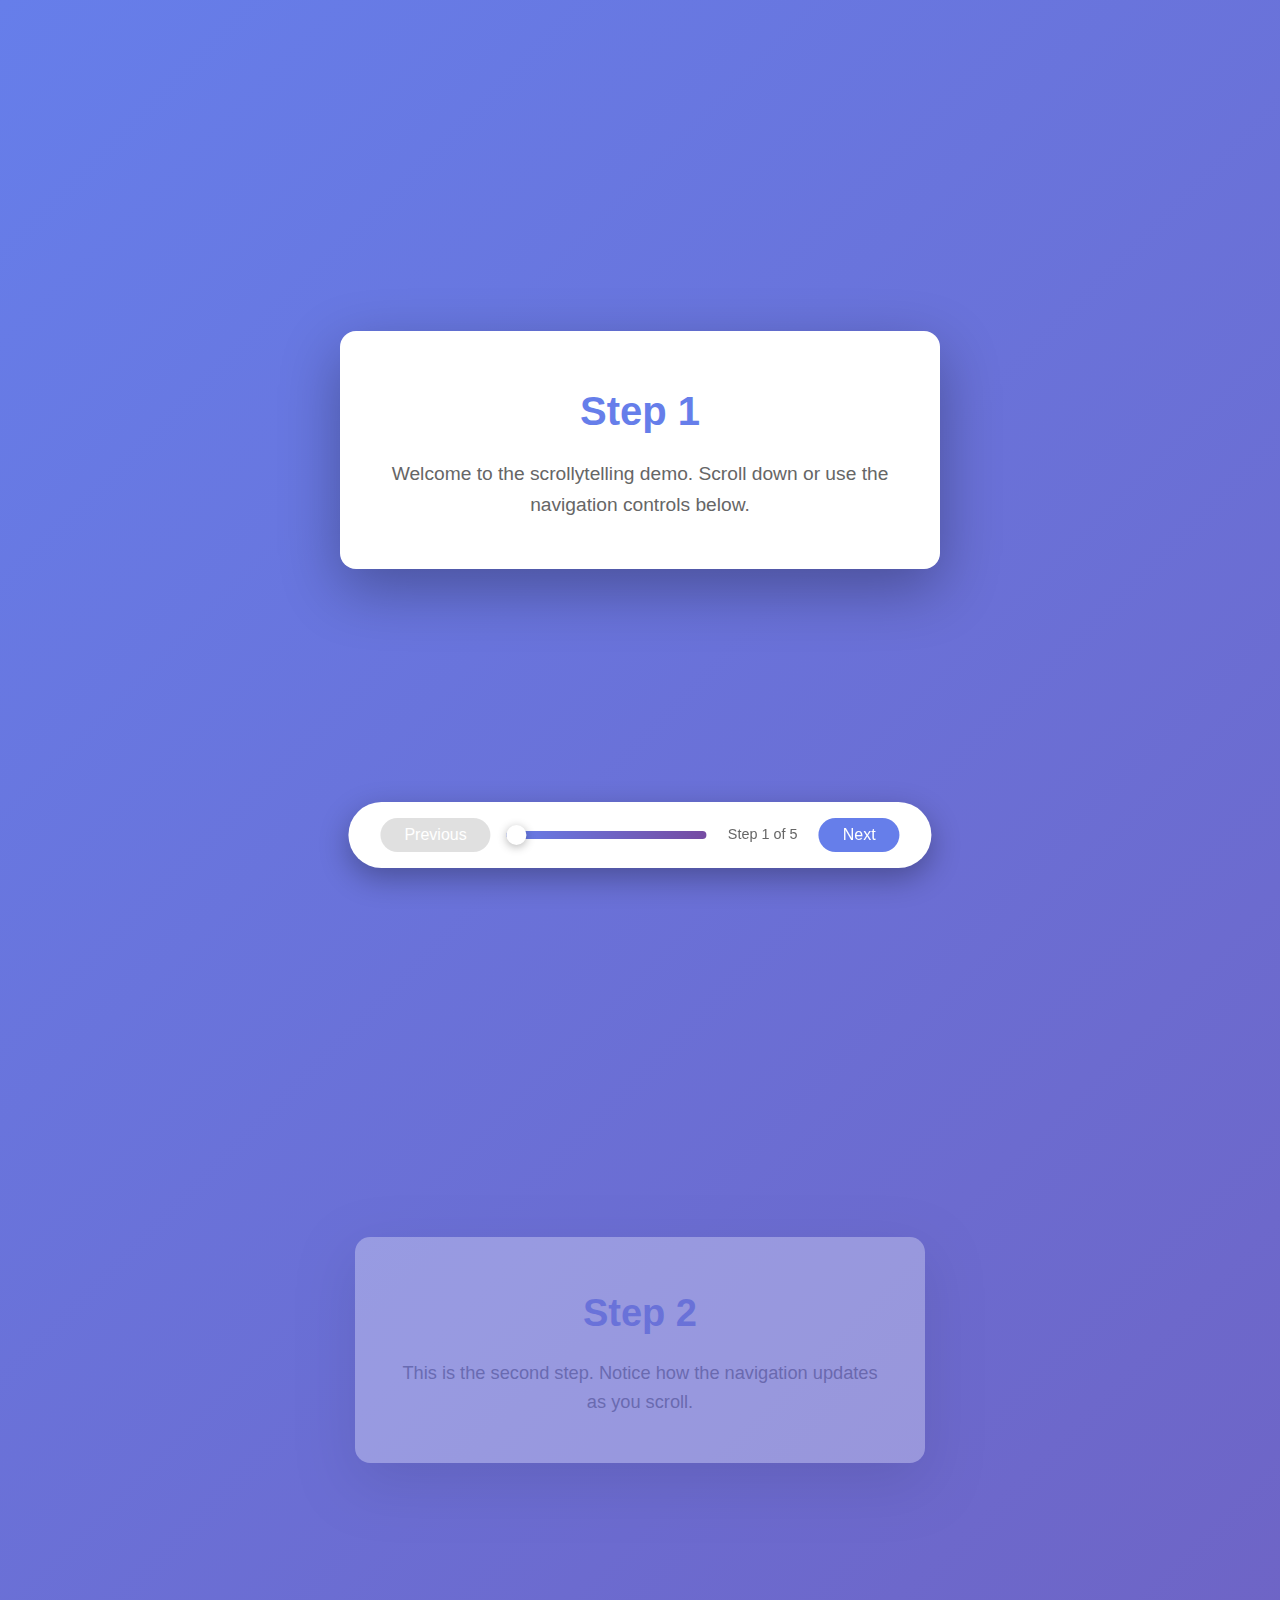
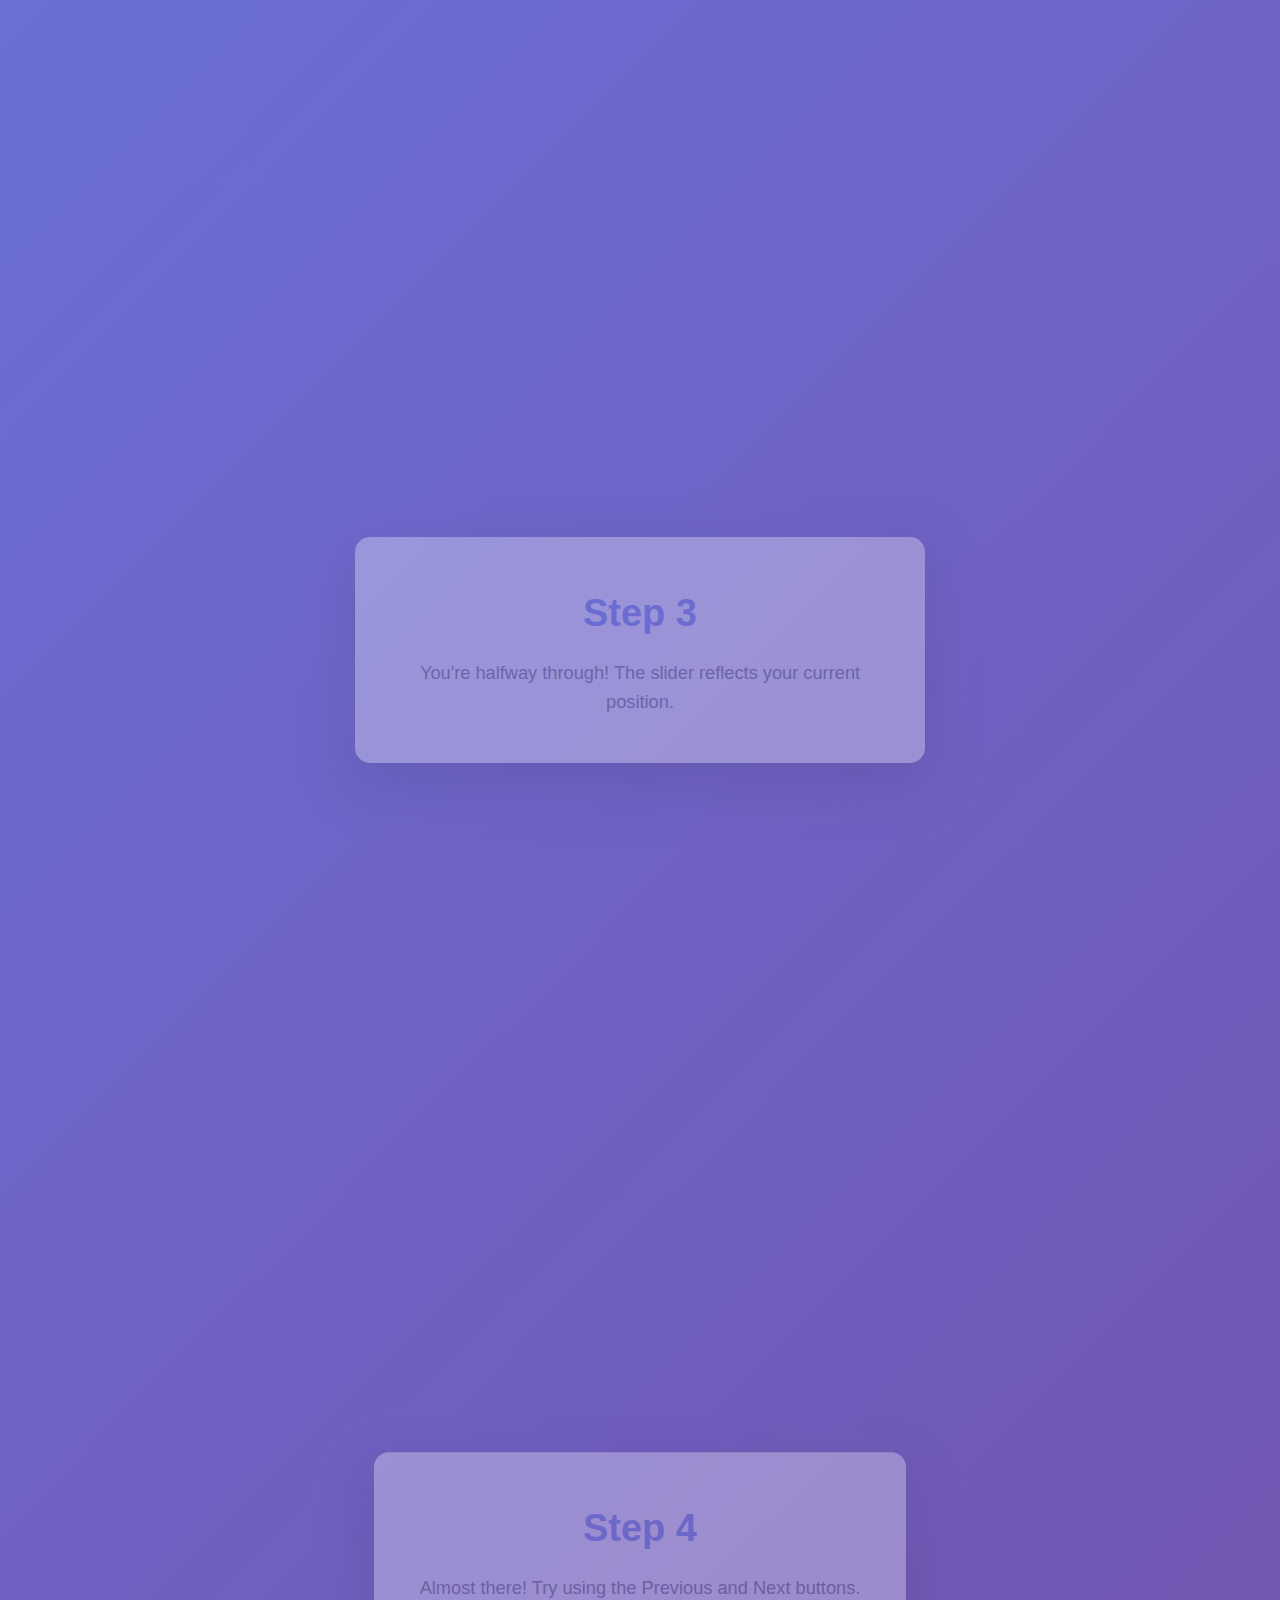
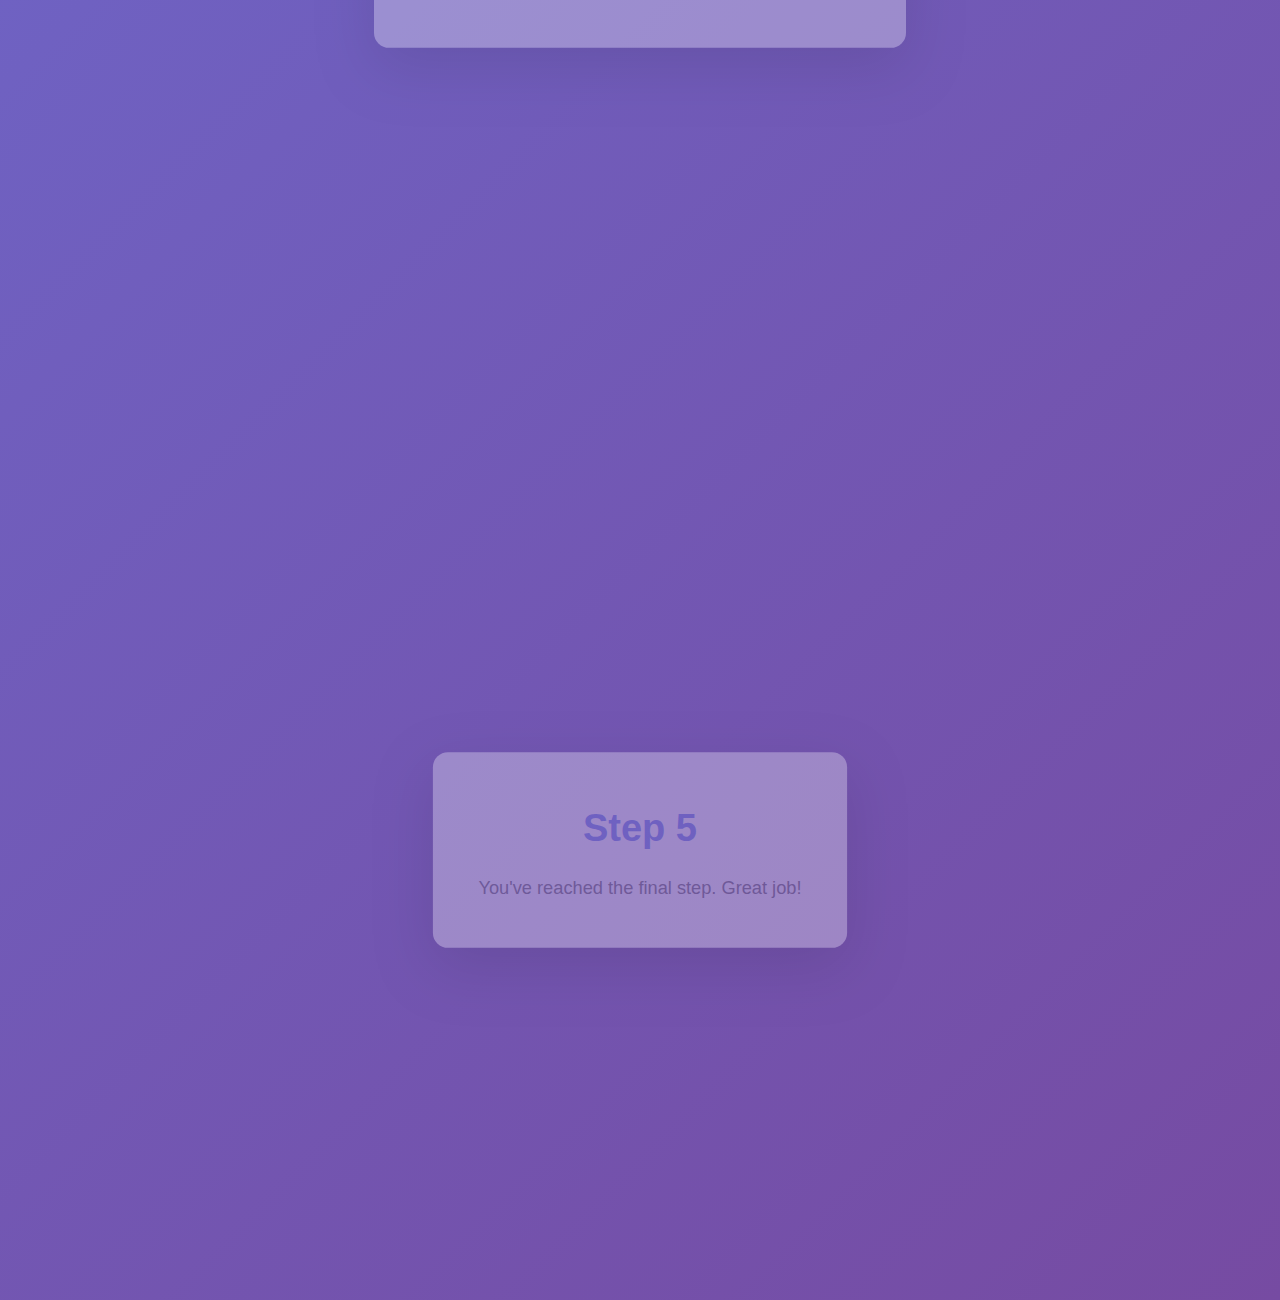
<file: scrollytelling/index.html>
<!DOCTYPE html>
<html lang="en">
<head>
    <meta charset="UTF-8">
    <meta name="viewport" content="width=device-width, initial-scale=1.0">
    <title>Scrollytelling Demo</title>
    <link rel="stylesheet" href="styles.css">
</head>
<body>
    <div class="steps-container">
        <div class="step" id="step-1">
            <div class="step-content">
                <h2>Step 1</h2>
                <p>Welcome to the scrollytelling demo. Scroll down or use the navigation controls below.</p>
            </div>
        </div>
        <div class="step" id="step-2">
            <div class="step-content">
                <h2>Step 2</h2>
                <p>This is the second step. Notice how the navigation updates as you scroll.</p>
            </div>
        </div>
        <div class="step" id="step-3">
            <div class="step-content">
                <h2>Step 3</h2>
                <p>You're halfway through! The slider reflects your current position.</p>
            </div>
        </div>
        <div class="step" id="step-4">
            <div class="step-content">
                <h2>Step 4</h2>
                <p>Almost there! Try using the Previous and Next buttons.</p>
            </div>
        </div>
        <div class="step" id="step-5">
            <div class="step-content">
                <h2>Step 5</h2>
                <p>You've reached the final step. Great job!</p>
            </div>
        </div>
    </div>

    <div class="controls">
        <button id="prevBtn" class="nav-button">Previous</button>
        <input type="range" id="stepSlider" min="1" max="5" value="1" step="1">
        <span id="stepIndicator">Step 1 of 5</span>
        <button id="nextBtn" class="nav-button">Next</button>
    </div>

    <script src="script.js"></script>
</body>
</html>
</file>
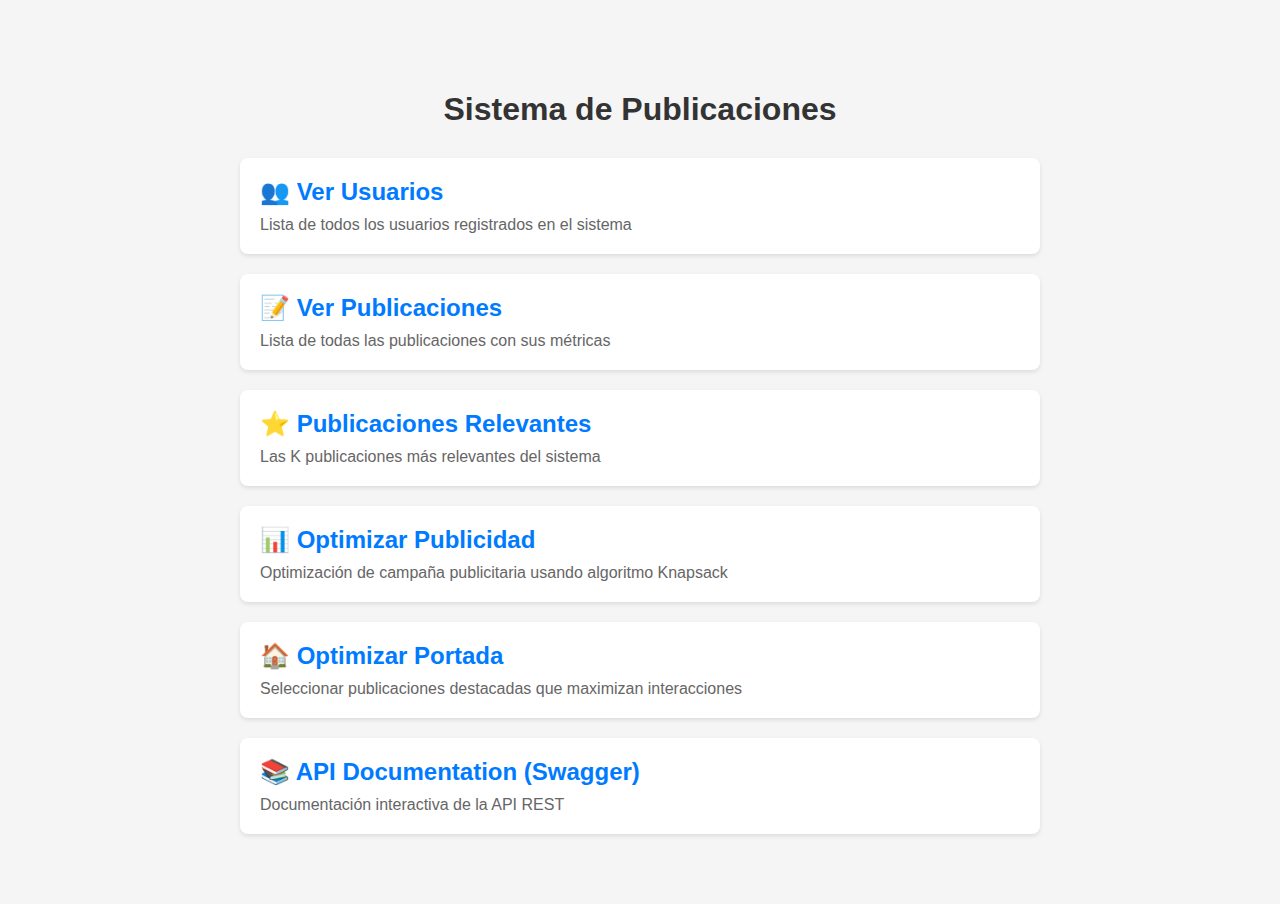
<file: demo/demo/src/main/resources/templates/index.html>
<!DOCTYPE html>
<html xmlns:th="http://www.thymeleaf.org">
<head>
    <meta charset="UTF-8">
    <meta name="viewport" content="width=device-width, initial-scale=1.0">
    <title>Sistema de Publicaciones</title>
    <style>
        body {
            font-family: Arial, sans-serif;
            max-width: 800px;
            margin: 50px auto;
            padding: 20px;
            background-color: #f5f5f5;
        }
        h1 {
            color: #333;
            text-align: center;
        }
        .menu {
            display: flex;
            flex-direction: column;
            gap: 20px;
            margin-top: 30px;
        }
        .menu-item {
            background-color: white;
            padding: 20px;
            border-radius: 8px;
            box-shadow: 0 2px 4px rgba(0,0,0,0.1);
            text-decoration: none;
            color: #333;
            transition: transform 0.2s;
        }
        .menu-item:hover {
            transform: translateY(-2px);
            box-shadow: 0 4px 8px rgba(0,0,0,0.15);
        }
        .menu-item h2 {
            margin: 0 0 10px 0;
            color: #007bff;
        }
        .menu-item p {
            margin: 0;
            color: #666;
        }
    </style>
</head>
<body>
    <h1>Sistema de Publicaciones</h1>
    <div class="menu">
        <a href="/view/usuarios" class="menu-item">
            <h2>👥 Ver Usuarios</h2>
            <p>Lista de todos los usuarios registrados en el sistema</p>
        </a>
        <a href="/view/publicaciones" class="menu-item">
            <h2>📝 Ver Publicaciones</h2>
            <p>Lista de todas las publicaciones con sus métricas</p>
        </a>
        <a href="/view/relevantes" class="menu-item">
            <h2>⭐ Publicaciones Relevantes</h2>
            <p>Las K publicaciones más relevantes del sistema</p>
        </a>
        <a href="/view/optimizar-publicidad" class="menu-item">
            <h2>📊 Optimizar Publicidad</h2>
            <p>Optimización de campaña publicitaria usando algoritmo Knapsack</p>
        </a>
        <a href="/view/optimizar-portada" class="menu-item">
            <h2>🏠 Optimizar Portada</h2>
            <p>Seleccionar publicaciones destacadas que maximizan interacciones</p>
        </a>
        <a href="/swagger-ui/index.html" class="menu-item">
            <h2>📚 API Documentation (Swagger)</h2>
            <p>Documentación interactiva de la API REST</p>
        </a>
    </div>
</body>
</html>
</file>
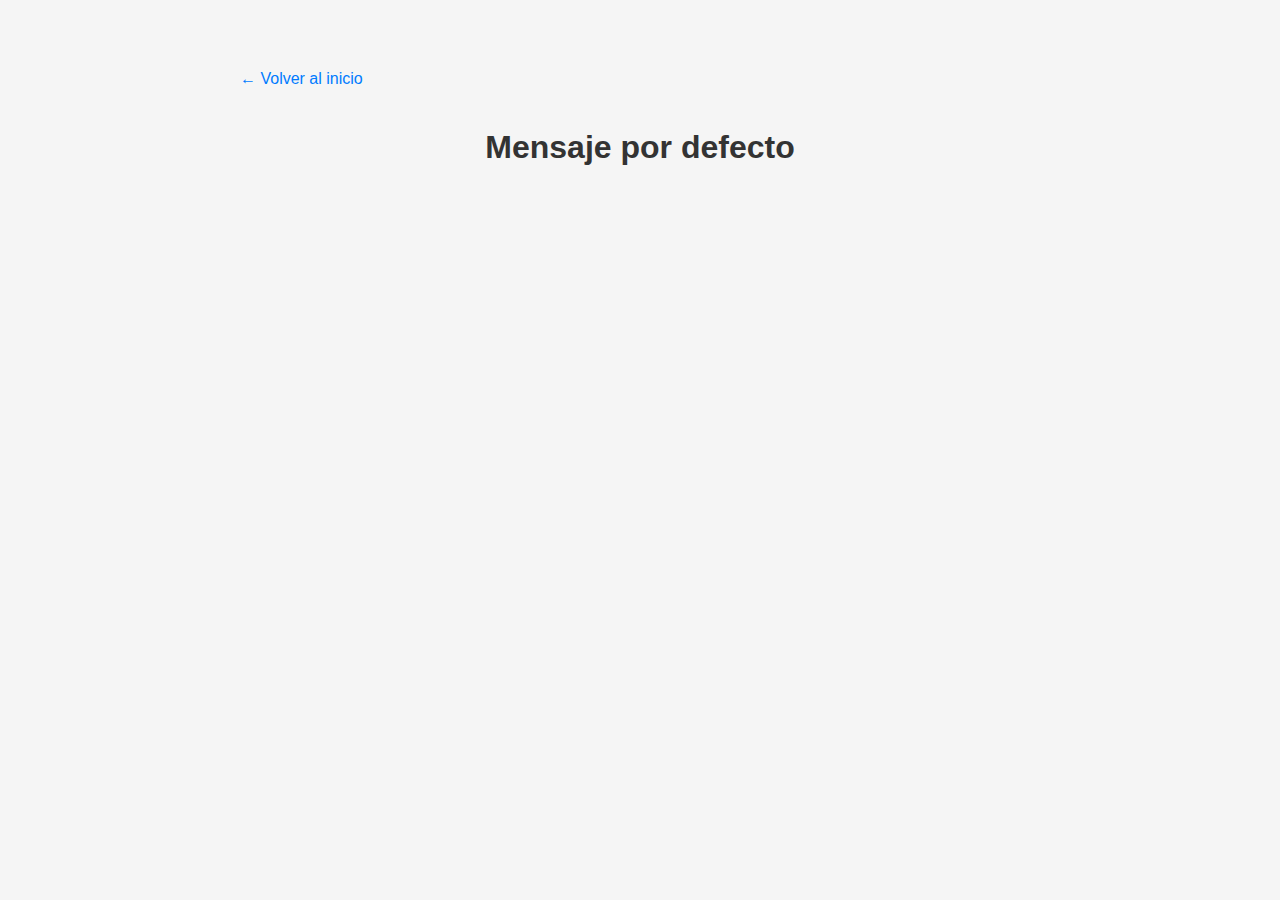
<file: demo/demo/src/main/resources/templates/example.html>
<!DOCTYPE html>
<html xmlns:th="http://www.thymeleaf.org">
<head>
    <meta charset="UTF-8">
    <title>Thymeleaf Example</title>
    <style>
        body {
            font-family: Arial, sans-serif;
            max-width: 800px;
            margin: 50px auto;
            padding: 20px;
            background-color: #f5f5f5;
        }
        h1 {
            color: #333;
            text-align: center;
        }
        .back-link {
            display: inline-block;
            margin-bottom: 20px;
            color: #007bff;
            text-decoration: none;
        }
        .back-link:hover {
            text-decoration: underline;
        }
    </style>
</head>
<body>
    <a href="/" class="back-link">← Volver al inicio</a>
    <h1 th:text="${message}">Mensaje por defecto</h1>
</body>
</html>
</file>
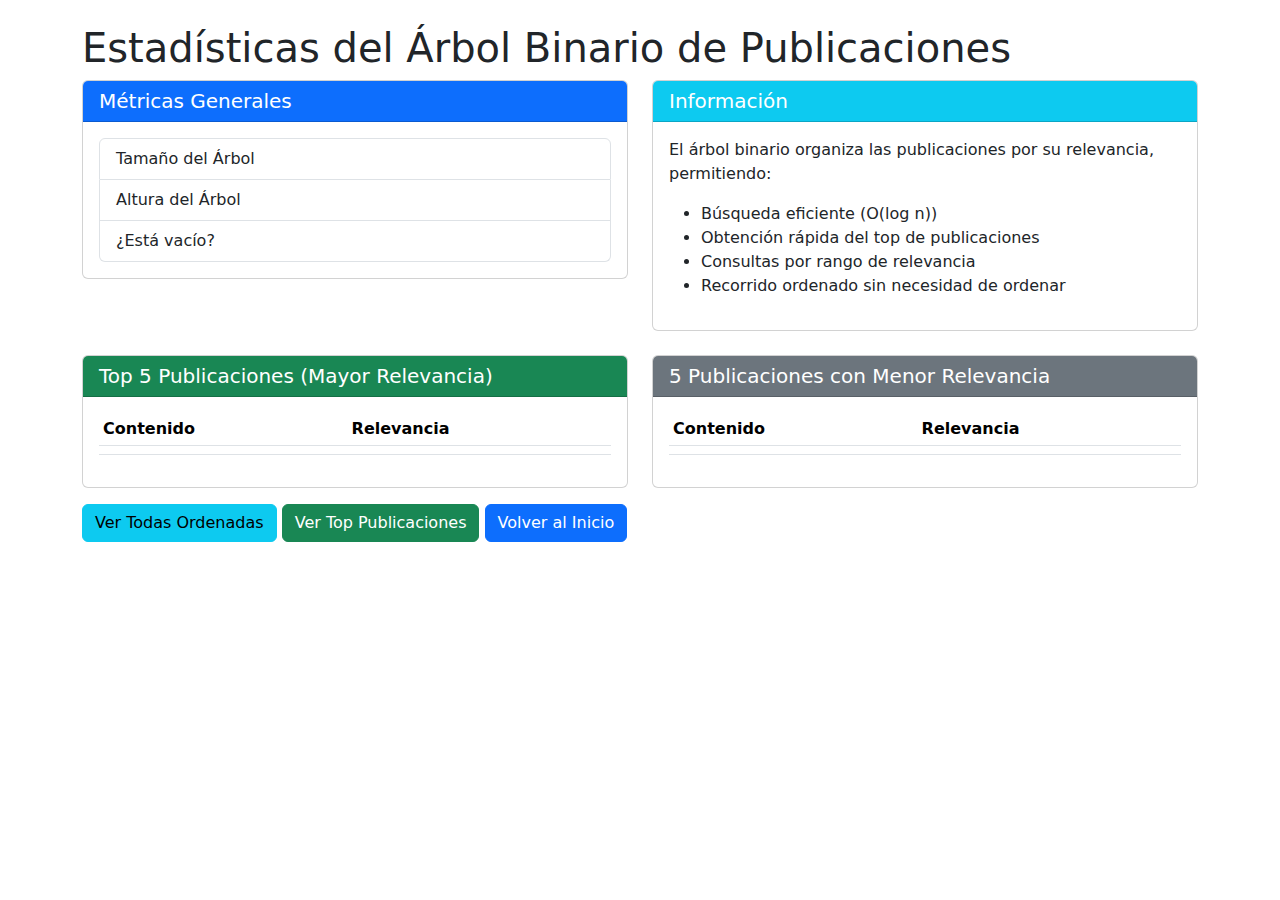
<file: demo/demo/src/main/resources/templates/view/estadisticas-arbol.html>
<!DOCTYPE html>
<html xmlns:th="http://www.thymeleaf.org">
<head>
    <meta charset="UTF-8">
    <title>Estadísticas del Árbol Binario</title>
    <link href="https://cdn.jsdelivr.net/npm/bootstrap@5.1.3/dist/css/bootstrap.min.css" rel="stylesheet">
</head>
<body>
    <div class="container mt-4">
        <h1>Estadísticas del Árbol Binario de Publicaciones</h1>
        
        <div class="row">
            <div class="col-md-6">
                <div class="card mb-4">
                    <div class="card-header bg-primary text-white">
                        <h5 class="mb-0">Métricas Generales</h5>
                    </div>
                    <div class="card-body">
                        <ul class="list-group">
                            <li class="list-group-item d-flex justify-content-between align-items-center">
                                Tamaño del Árbol
                                <span class="badge bg-primary rounded-pill" th:text="${tamaño}"></span>
                            </li>
                            <li class="list-group-item d-flex justify-content-between align-items-center">
                                Altura del Árbol
                                <span class="badge bg-primary rounded-pill" th:text="${altura}"></span>
                            </li>
                            <li class="list-group-item d-flex justify-content-between align-items-center">
                                ¿Está vacío?
                                <span class="badge" th:classappend="${vacio} ? 'bg-warning' : 'bg-success'" 
                                      th:text="${vacio} ? 'Sí' : 'No'">
                                </span>
                            </li>
                        </ul>
                    </div>
                </div>
            </div>
            
            <div class="col-md-6">
                <div class="card mb-4">
                    <div class="card-header bg-info text-white">
                        <h5 class="mb-0">Información</h5>
                    </div>
                    <div class="card-body">
                        <p>El árbol binario organiza las publicaciones por su relevancia, permitiendo:</p>
                        <ul>
                            <li>Búsqueda eficiente (O(log n))</li>
                            <li>Obtención rápida del top de publicaciones</li>
                            <li>Consultas por rango de relevancia</li>
                            <li>Recorrido ordenado sin necesidad de ordenar</li>
                        </ul>
                    </div>
                </div>
            </div>
        </div>

        <div class="row">
            <div class="col-md-6">
                <div class="card">
                    <div class="card-header bg-success text-white">
                        <h5 class="mb-0">Top 5 Publicaciones (Mayor Relevancia)</h5>
                    </div>
                    <div class="card-body">
                        <table class="table table-sm">
                            <thead>
                                <tr>
                                    <th>Contenido</th>
                                    <th>Relevancia</th>
                                </tr>
                            </thead>
                            <tbody>
                                <tr th:each="pub : ${top5}">
                                    <td th:text="${pub.contenido}"></td>
                                    <td><span class="badge bg-success" th:text="${#numbers.formatDecimal(pub.relevancia, 1, 2)}"></span></td>
                                </tr>
                            </tbody>
                        </table>
                    </div>
                </div>
            </div>
            
            <div class="col-md-6">
                <div class="card">
                    <div class="card-header bg-secondary text-white">
                        <h5 class="mb-0">5 Publicaciones con Menor Relevancia</h5>
                    </div>
                    <div class="card-body">
                        <table class="table table-sm">
                            <thead>
                                <tr>
                                    <th>Contenido</th>
                                    <th>Relevancia</th>
                                </tr>
                            </thead>
                            <tbody>
                                <tr th:each="pub : ${menosRelevantes}">
                                    <td th:text="${pub.contenido}"></td>
                                    <td><span class="badge bg-secondary" th:text="${#numbers.formatDecimal(pub.relevancia, 1, 2)}"></span></td>
                                </tr>
                            </tbody>
                        </table>
                    </div>
                </div>
            </div>
        </div>

        <div class="mt-3">
            <a href="/view/publicaciones-ordenadas" class="btn btn-info">Ver Todas Ordenadas</a>
            <a href="/view/top-publicaciones" class="btn btn-success">Ver Top Publicaciones</a>
            <a href="/" class="btn btn-primary">Volver al Inicio</a>
        </div>
    </div>
</body>
</html>
</file>
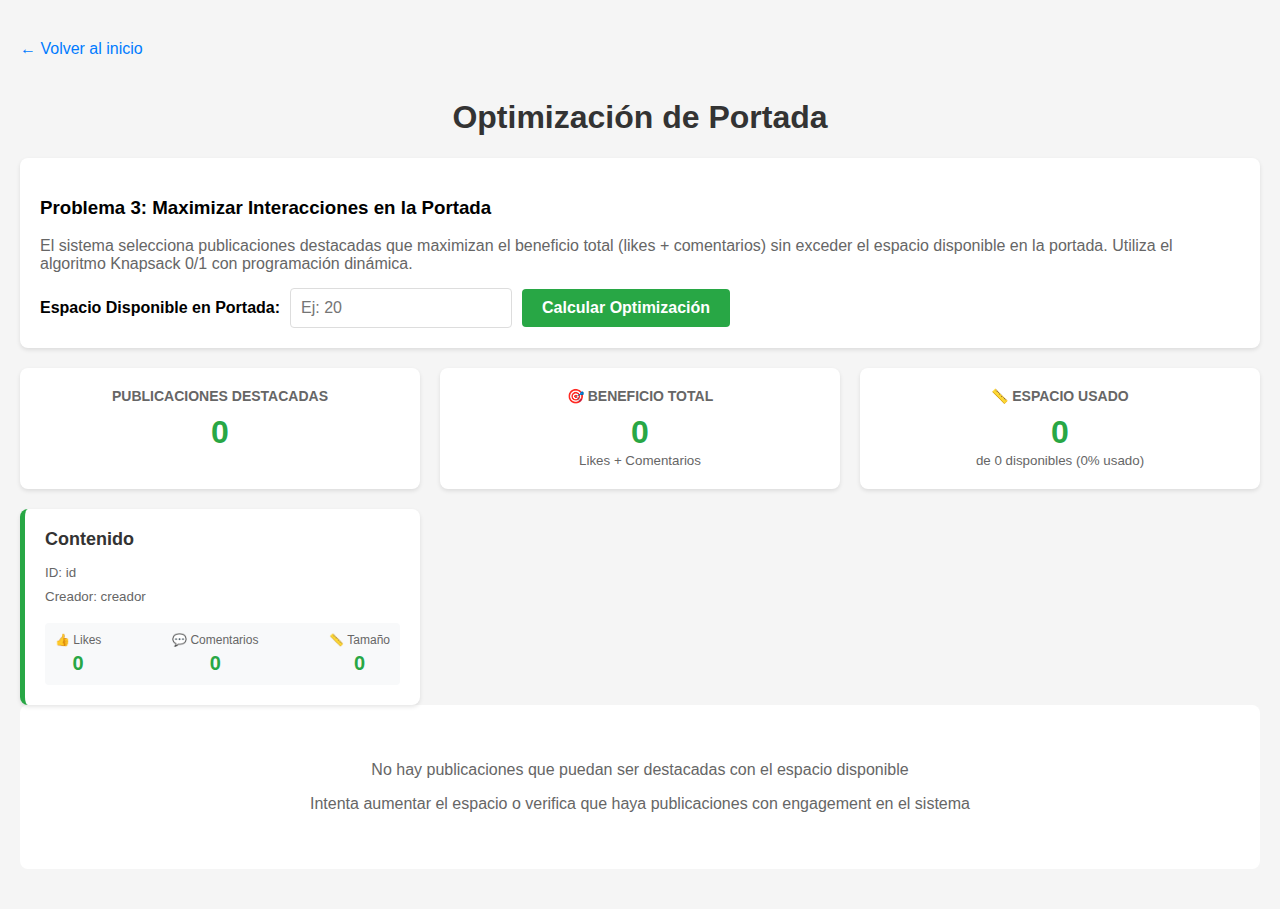
<file: demo/demo/src/main/resources/templates/view/optimizar-portada.html>
<!DOCTYPE html>
<html xmlns:th="http://www.thymeleaf.org">
<head>
    <meta charset="UTF-8">
    <meta name="viewport" content="width=device-width, initial-scale=1.0">
    <title>Optimización de Portada</title>
    <style>
        body {
            font-family: Arial, sans-serif;
            max-width: 1400px;
            margin: 20px auto;
            padding: 20px;
            background-color: #f5f5f5;
        }
        h1 {
            color: #333;
            text-align: center;
        }
        .back-link {
            display: inline-block;
            margin-bottom: 20px;
            color: #007bff;
            text-decoration: none;
        }
        .back-link:hover {
            text-decoration: underline;
        }
        .header-section {
            background: white;
            padding: 20px;
            border-radius: 8px;
            margin-bottom: 20px;
            box-shadow: 0 2px 4px rgba(0,0,0,0.1);
        }
        .espacio-form {
            display: flex;
            gap: 10px;
            align-items: center;
            margin-top: 15px;
        }
        .espacio-form input {
            padding: 10px;
            border: 1px solid #ddd;
            border-radius: 4px;
            font-size: 16px;
            width: 200px;
        }
        .espacio-form button {
            padding: 10px 20px;
            background-color: #28a745;
            color: white;
            border: none;
            border-radius: 4px;
            cursor: pointer;
            font-size: 16px;
            font-weight: bold;
        }
        .espacio-form button:hover {
            background-color: #218838;
        }
        .resumen {
            display: flex;
            gap: 20px;
            margin-bottom: 20px;
        }
        .resumen-card {
            flex: 1;
            background: white;
            padding: 20px;
            border-radius: 8px;
            box-shadow: 0 2px 4px rgba(0,0,0,0.1);
            text-align: center;
        }
        .resumen-card h3 {
            margin: 0 0 10px 0;
            color: #666;
            font-size: 14px;
            text-transform: uppercase;
        }
        .resumen-value {
            font-size: 32px;
            font-weight: bold;
            color: #28a745;
        }
        .publicaciones-grid {
            display: grid;
            grid-template-columns: repeat(auto-fill, minmax(350px, 1fr));
            gap: 20px;
        }
        .publicacion-card {
            background: white;
            padding: 20px;
            border-radius: 8px;
            box-shadow: 0 2px 4px rgba(0,0,0,0.1);
            border-left: 5px solid #28a745;
        }
        .publicacion-header {
            font-weight: bold;
            font-size: 18px;
            margin-bottom: 10px;
            color: #333;
        }
        .publicacion-contenido {
            color: #666;
            margin-bottom: 15px;
            line-height: 1.5;
        }
        .publicacion-metricas {
            display: flex;
            justify-content: space-between;
            padding: 10px;
            background: #f8f9fa;
            border-radius: 4px;
        }
        .metrica {
            display: flex;
            flex-direction: column;
            align-items: center;
        }
        .metrica-label {
            font-size: 12px;
            color: #666;
            margin-bottom: 5px;
        }
        .metrica-value {
            font-size: 20px;
            font-weight: bold;
            color: #28a745;
        }
        .no-data {
            text-align: center;
            padding: 40px;
            color: #666;
            background: white;
            border-radius: 8px;
        }
    </style>
</head>
<body>
    <a href="/" class="back-link">← Volver al inicio</a>
    <h1> Optimización de Portada</h1>

    <div class="header-section">
        <h3>Problema 3: Maximizar Interacciones en la Portada</h3>
        <p style="margin: 10px 0; color: #666;">
            El sistema selecciona publicaciones destacadas que maximizan el beneficio total
            (likes + comentarios) sin exceder el espacio disponible en la portada.
            Utiliza el algoritmo Knapsack 0/1 con programación dinámica.
        </p>
        <form class="espacio-form" action="/view/optimizar-portada" method="get">
            <label for="espacioDisponible" style="font-weight: bold;">Espacio Disponible en Portada:</label>
            <input type="number" id="espacioDisponible" name="espacioDisponible"
                   th:value="${espacioDefault}"
                   min="1"
                   placeholder="Ej: 20">
            <button type="submit">Calcular Optimización</button>
        </form>
    </div>

    <div th:if="${resultado != null}">
        <div class="resumen">
            <div class="resumen-card">
                <h3>Publicaciones Destacadas</h3>
                <div class="resumen-value" th:text="${resultado.publicacionesDestacadas.size()}">0</div>
            </div>
            <div class="resumen-card">
                <h3>🎯 Beneficio Total</h3>
                <div class="resumen-value" th:text="${resultado.beneficioTotal}">0</div>
                <small style="color: #666;">Likes + Comentarios</small>
            </div>
            <div class="resumen-card">
                <h3>📏 Espacio Usado</h3>
                <div class="resumen-value" th:text="${resultado.espacioUsado}">0</div>
                <small style="color: #666;">
                    de <span th:text="${espacioDefault}">0</span> disponibles
                    (<span th:text="${(resultado.espacioUsado * 100.0 / espacioDefault)}">0</span>% usado)
                </small>
            </div>
        </div>

        <div th:if="${!resultado.publicacionesDestacadas.isEmpty()}" class="publicaciones-grid">
            <div th:each="pub : ${resultado.publicacionesDestacadas}" class="publicacion-card">
                <div class="publicacion-header" th:text="${pub.contenido}">Contenido</div>
                <div class="publicacion-contenido">
                    <small>ID: <span th:text="${pub.id}">id</span></small><br>
                    <small>Creador: <span th:text="${pub.idCreador}">creador</span></small>
                </div>
                <div class="publicacion-metricas">
                    <div class="metrica">
                        <span class="metrica-label">👍 Likes</span>
                        <span class="metrica-value" th:text="${pub.likes}">0</span>
                    </div>
                    <div class="metrica">
                        <span class="metrica-label">💬 Comentarios</span>
                        <span class="metrica-value" th:text="${pub.comentarios}">0</span>
                    </div>
                    <div class="metrica">
                        <span class="metrica-label">📏 Tamaño</span>
                        <span class="metrica-value" th:text="${pub.tamaño}">0</span>
                    </div>
                </div>
            </div>
        </div>
    </div>

    <div th:if="${resultado == null or resultado.publicacionesDestacadas.isEmpty()}" class="no-data">
        <p>No hay publicaciones que puedan ser destacadas con el espacio disponible</p>
        <p>Intenta aumentar el espacio o verifica que haya publicaciones con engagement en el sistema</p>
    </div>
</body>
</html>
</file>
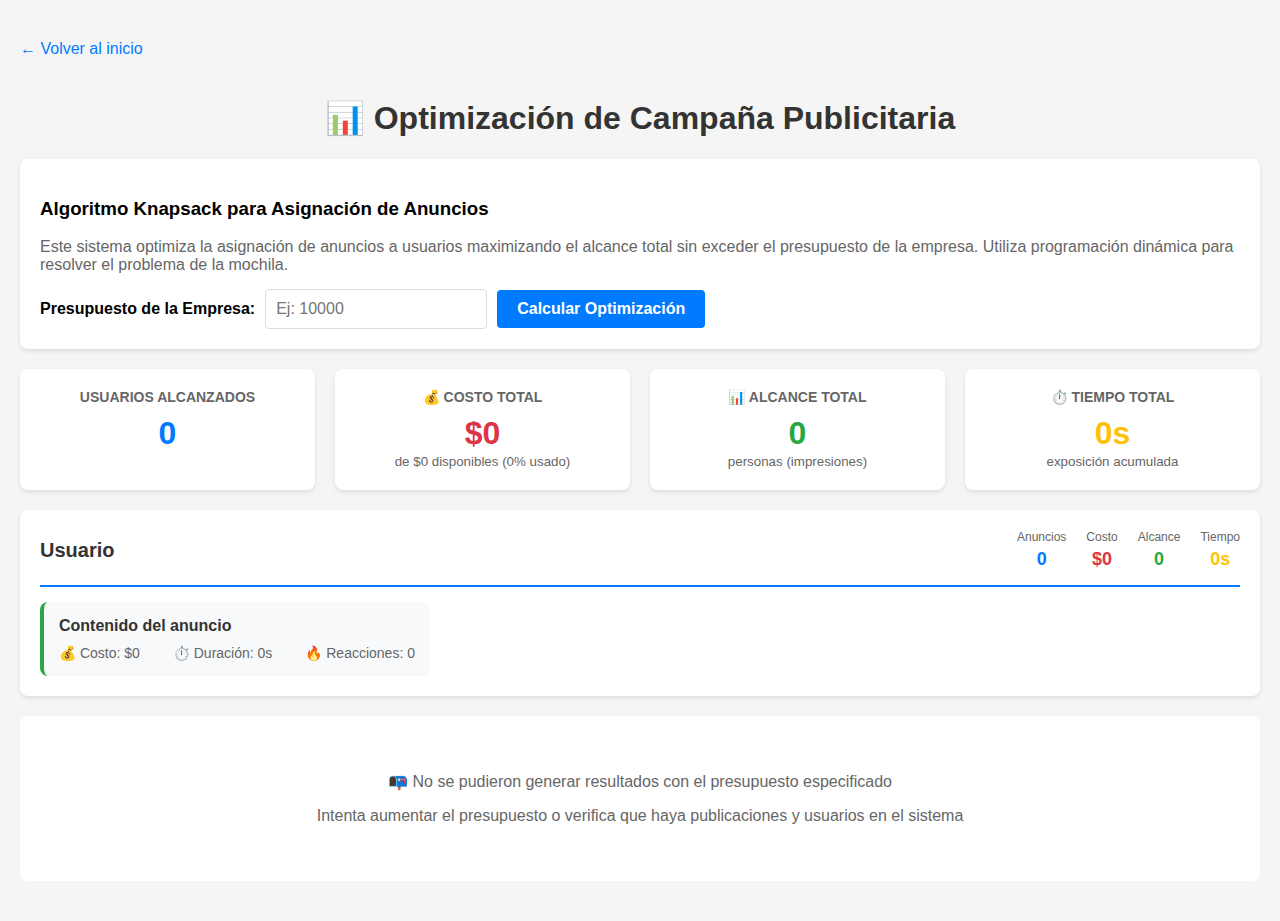
<file: demo/demo/src/main/resources/templates/view/optimizar-publicidad.html>
<!DOCTYPE html>
<html xmlns:th="http://www.thymeleaf.org">
<head>
    <meta charset="UTF-8">
    <meta name="viewport" content="width=device-width, initial-scale=1.0">
    <title>Optimización de Publicidad</title>
    <style>
        body {
            font-family: Arial, sans-serif;
            max-width: 1400px;
            margin: 20px auto;
            padding: 20px;
            background-color: #f5f5f5;
        }
        h1 {
            color: #333;
            text-align: center;
        }
        .back-link {
            display: inline-block;
            margin-bottom: 20px;
            color: #007bff;
            text-decoration: none;
        }
        .back-link:hover {
            text-decoration: underline;
        }
        .header-section {
            background: white;
            padding: 20px;
            border-radius: 8px;
            margin-bottom: 20px;
            box-shadow: 0 2px 4px rgba(0,0,0,0.1);
        }
        .presupuesto-form {
            display: flex;
            gap: 10px;
            align-items: center;
            margin-top: 15px;
        }
        .presupuesto-form input {
            padding: 10px;
            border: 1px solid #ddd;
            border-radius: 4px;
            font-size: 16px;
            width: 200px;
        }
        .presupuesto-form button {
            padding: 10px 20px;
            background-color: #007bff;
            color: white;
            border: none;
            border-radius: 4px;
            cursor: pointer;
            font-size: 16px;
            font-weight: bold;
        }
        .presupuesto-form button:hover {
            background-color: #0056b3;
        }
        .resumen {
            display: flex;
            gap: 20px;
            margin-bottom: 20px;
        }
        .resumen-card {
            flex: 1;
            background: white;
            padding: 20px;
            border-radius: 8px;
            box-shadow: 0 2px 4px rgba(0,0,0,0.1);
            text-align: center;
        }
        .resumen-card h3 {
            margin: 0 0 10px 0;
            color: #666;
            font-size: 14px;
            text-transform: uppercase;
        }
        .resumen-value {
            font-size: 32px;
            font-weight: bold;
            color: #007bff;
        }
        .usuario-section {
            background: white;
            padding: 20px;
            border-radius: 8px;
            margin-bottom: 20px;
            box-shadow: 0 2px 4px rgba(0,0,0,0.1);
        }
        .usuario-header {
            display: flex;
            justify-content: space-between;
            align-items: center;
            padding-bottom: 15px;
            border-bottom: 2px solid #007bff;
            margin-bottom: 15px;
        }
        .usuario-nombre {
            font-size: 20px;
            font-weight: bold;
            color: #333;
        }
        .usuario-stats {
            display: flex;
            gap: 20px;
        }
        .stat-item {
            display: flex;
            flex-direction: column;
            align-items: center;
        }
        .stat-label {
            font-size: 12px;
            color: #666;
            margin-bottom: 5px;
        }
        .stat-value {
            font-size: 18px;
            font-weight: bold;
            color: #007bff;
        }
        .publicaciones-asignadas {
            display: grid;
            grid-template-columns: repeat(auto-fill, minmax(300px, 1fr));
            gap: 15px;
            margin-top: 15px;
        }
        .publicacion-card {
            background: #f8f9fa;
            padding: 15px;
            border-radius: 8px;
            border-left: 4px solid #28a745;
        }
        .publicacion-contenido {
            font-weight: bold;
            margin-bottom: 10px;
            color: #333;
            overflow: hidden;
            text-overflow: ellipsis;
            white-space: nowrap;
        }
        .publicacion-details {
            display: flex;
            justify-content: space-between;
            font-size: 14px;
            color: #666;
        }
        .no-data {
            text-align: center;
            padding: 40px;
            color: #666;
            background: white;
            border-radius: 8px;
        }
    </style>
</head>
<body>
    <a href="/" class="back-link">← Volver al inicio</a>
    <h1>📊 Optimización de Campaña Publicitaria</h1>

    <div class="header-section">
        <h3>Algoritmo Knapsack para Asignación de Anuncios</h3>
        <p style="margin: 10px 0; color: #666;">
            Este sistema optimiza la asignación de anuncios a usuarios maximizando el alcance total
            sin exceder el presupuesto de la empresa. Utiliza programación dinámica para resolver
            el problema de la mochila.
        </p>
        <form class="presupuesto-form" action="/view/optimizar-publicidad" method="get">
            <label for="presupuesto" style="font-weight: bold;">Presupuesto de la Empresa:</label>
            <input type="number" id="presupuesto" name="presupuesto"
                   th:value="${presupuestoDefault}"
                   min="0"
                   placeholder="Ej: 10000">
            <button type="submit">Calcular Optimización</button>
        </form>
    </div>

    <div th:if="${resultados != null and !resultados.isEmpty()}">
        <div class="resumen">
            <div class="resumen-card">
                <h3>Usuarios Alcanzados</h3>
                <div class="resumen-value" th:text="${resultados.size()}">0</div>
            </div>
            <div class="resumen-card">
                <h3>💰 Costo Total</h3>
                <div class="resumen-value" style="color: #dc3545;">
                    $<span th:text="${costoTotal}">0</span>
                </div>
                <small style="color: #666;">
                    de $<span th:text="${presupuestoDefault}">0</span> disponibles
                    (<span th:text="${(costoTotal * 100.0 / presupuestoDefault)}">0</span>% usado)
                </small>
            </div>
            <div class="resumen-card">
                <h3>📊 Alcance Total</h3>
                <div class="resumen-value" style="color: #28a745;">
                    <span th:text="${#numbers.formatInteger(alcanceTotal, 0, 'COMMA')}">0</span>
                </div>
                <small style="color: #666;">personas (impresiones)</small>
            </div>
            <div class="resumen-card">
                <h3>⏱️ Tiempo Total</h3>
                <div class="resumen-value" style="color: #ffc107;">
                    <span th:text="${tiempoTotal}">0</span>s
                </div>
                <small style="color: #666;">exposición acumulada</small>
            </div>
        </div>

        <div th:each="resultado : ${resultados}" class="usuario-section">
            <div class="usuario-header">
                <div class="usuario-nombre" th:text="'👤 ' + ${resultado.usuarioNombre}">Usuario</div>
                <div class="usuario-stats">
                    <div class="stat-item">
                        <span class="stat-label">Anuncios</span>
                        <span class="stat-value" th:text="${resultado.anunciosAsignados.size()}">0</span>
                    </div>
                    <div class="stat-item">
                        <span class="stat-label">Costo</span>
                        <span class="stat-value" style="color: #dc3545;">
                            $<span th:text="${resultado.costoEconomicoTotal}">0</span>
                        </span>
                    </div>
                    <div class="stat-item">
                        <span class="stat-label">Alcance</span>
                        <span class="stat-value" style="color: #28a745;" th:text="${resultado.alcanceTotal}">0</span>
                    </div>
                    <div class="stat-item">
                        <span class="stat-label">Tiempo</span>
                        <span class="stat-value" style="color: #ffc107;" th:text="${resultado.tiempoTotalUsado} + 's'">0s</span>
                    </div>
                </div>
            </div>

            <div class="publicaciones-asignadas">
                <div th:each="pub : ${resultado.anunciosAsignados}" class="publicacion-card">
                    <div class="publicacion-contenido" th:text="${pub.contenido}" th:title="${pub.contenido}">Contenido del anuncio</div>
                    <div class="publicacion-details">
                        <span>💰 Costo: $<span th:text="${pub.costo}">0</span></span>
                        <span>⏱️ Duración: <span th:text="${pub.duracion}">0</span>s</span>
                        <span>🔥 Reacciones: <span th:text="${pub.cantidadReacciones}">0</span></span>
                    </div>
                </div>
            </div>
        </div>
    </div>

    <div th:if="${resultados == null or resultados.isEmpty()}" class="no-data">
        <p>📭 No se pudieron generar resultados con el presupuesto especificado</p>
        <p>Intenta aumentar el presupuesto o verifica que haya publicaciones y usuarios en el sistema</p>
    </div>
</body>
</html>
</file>
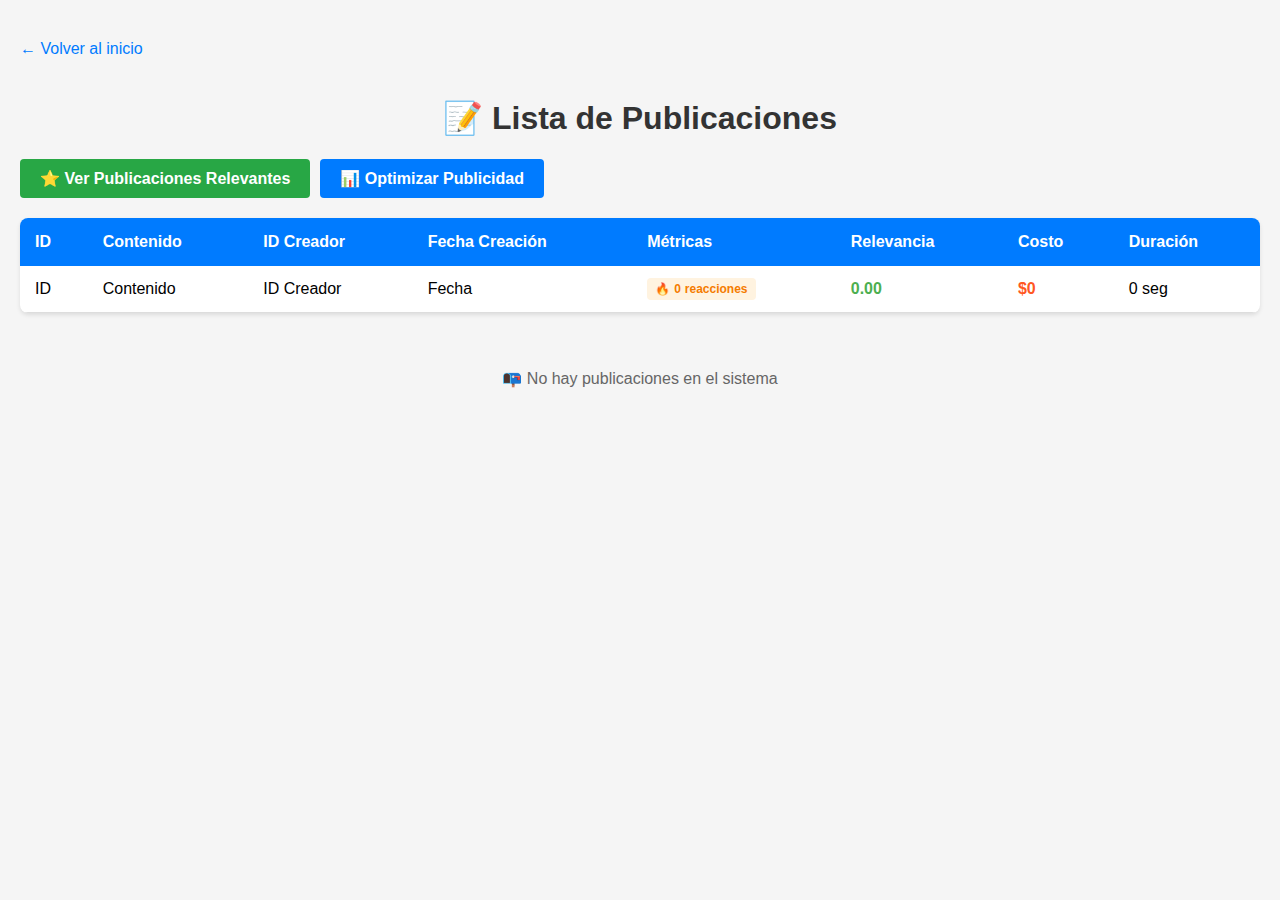
<file: demo/demo/src/main/resources/templates/view/publicaciones.html>
<!DOCTYPE html>
<html xmlns:th="http://www.thymeleaf.org">
<head>
    <meta charset="UTF-8">
    <meta name="viewport" content="width=device-width, initial-scale=1.0">
    <title>Lista de Publicaciones</title>
    <style>
        body {
            font-family: Arial, sans-serif;
            max-width: 1400px;
            margin: 20px auto;
            padding: 20px;
            background-color: #f5f5f5;
        }
        h1 {
            color: #333;
            text-align: center;
        }
        .back-link {
            display: inline-block;
            margin-bottom: 20px;
            color: #007bff;
            text-decoration: none;
        }
        .back-link:hover {
            text-decoration: underline;
        }
        table {
            width: 100%;
            background-color: white;
            border-collapse: collapse;
            box-shadow: 0 2px 4px rgba(0,0,0,0.1);
            border-radius: 8px;
            overflow: hidden;
        }
        th {
            background-color: #007bff;
            color: white;
            padding: 15px;
            text-align: left;
        }
        td {
            padding: 12px 15px;
            border-bottom: 1px solid #ddd;
        }
        tr:hover {
            background-color: #f8f9fa;
        }
        .no-data {
            text-align: center;
            padding: 40px;
            color: #666;
        }
        .contenido {
            max-width: 300px;
            overflow: hidden;
            text-overflow: ellipsis;
            white-space: nowrap;
        }
        .stats {
            display: flex;
            gap: 10px;
        }
        .stat-badge {
            display: inline-flex;
            align-items: center;
            gap: 4px;
            padding: 4px 8px;
            border-radius: 4px;
            font-size: 12px;
            font-weight: bold;
        }
        .stat-likes {
            background-color: #e3f2fd;
            color: #1976d2;
        }
        .stat-comments {
            background-color: #f3e5f5;
            color: #7b1fa2;
        }
        .stat-reactions {
            background-color: #fff3e0;
            color: #f57c00;
        }
        .relevancia {
            font-weight: bold;
            color: #4caf50;
        }
        .costo {
            color: #ff5722;
            font-weight: bold;
        }
    </style>
</head>
<body>
    <a href="/" class="back-link">← Volver al inicio</a>
    <h1>📝 Lista de Publicaciones</h1>

    <div style="display: flex; gap: 10px; margin-bottom: 20px;">
        <a href="/view/relevantes" style="
            display: inline-block;
            padding: 10px 20px;
            background-color: #28a745;
            color: white;
            text-decoration: none;
            border-radius: 4px;
            font-weight: bold;
        ">⭐ Ver Publicaciones Relevantes</a>

        <a href="/view/optimizar-publicidad" style="
            display: inline-block;
            padding: 10px 20px;
            background-color: #007bff;
            color: white;
            text-decoration: none;
            border-radius: 4px;
            font-weight: bold;
        ">📊 Optimizar Publicidad</a>
    </div>

    <div th:if="${publicaciones != null and !publicaciones.isEmpty()}">
        <table>
            <thead>
                <tr>
                    <th>ID</th>
                    <th>Contenido</th>
                    <th>ID Creador</th>
                    <th>Fecha Creación</th>
                    <th>Métricas</th>
                    <th>Relevancia</th>
                    <th>Costo</th>
                    <th>Duración</th>
                </tr>
            </thead>
            <tbody>
                <tr th:each="publicacion : ${publicaciones}">
                    <td th:text="${publicacion.id}">ID</td>
                    <td class="contenido" th:text="${publicacion.contenido}" th:title="${publicacion.contenido}">Contenido</td>
                    <td th:text="${publicacion.idCreador}">ID Creador</td>
                    <td th:text="${#dates.format(publicacion.fechaCreacion, 'dd/MM/yyyy HH:mm')}">Fecha</td>
                    <td>
                        <div class="stats">
                            <span class="stat-badge stat-reactions">
                                🔥 <span th:text="${publicacion.cantidadReacciones}">0</span> reacciones
                            </span>
                        </div>
                    </td>
                    <td class="relevancia" th:text="${#numbers.formatDecimal(publicacion.relevancia, 1, 2)}">0.00</td>
                    <td class="costo">$<span th:text="${publicacion.costo}">0</span></td>
                    <td th:text="${publicacion.duracion} + ' seg'">0 seg</td>
                </tr>
            </tbody>
        </table>
    </div>

    <div th:if="${publicaciones == null or publicaciones.isEmpty()}" class="no-data">
        <p>📭 No hay publicaciones en el sistema</p>
    </div>
</body>
</html>
</file>
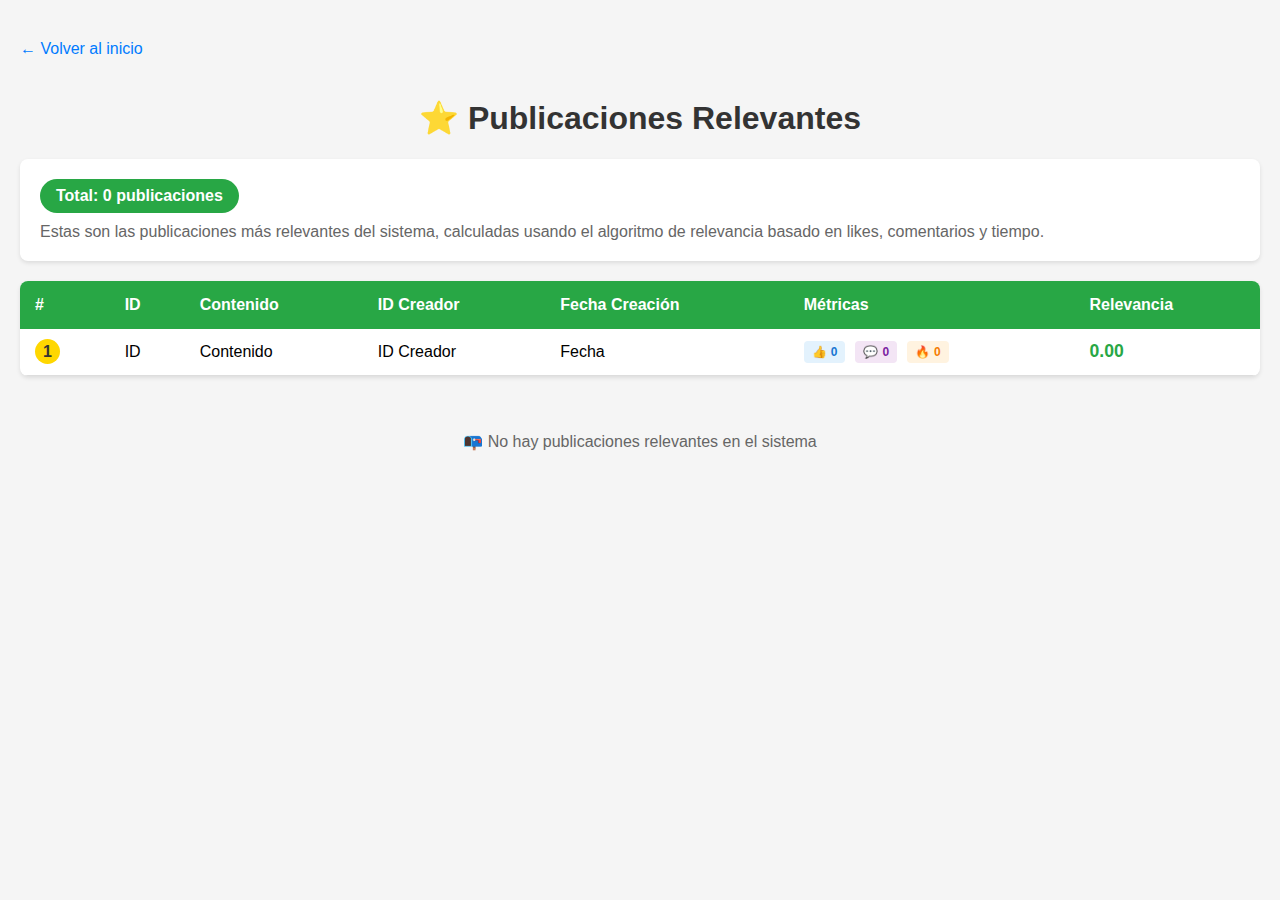
<file: demo/demo/src/main/resources/templates/view/relevantes.html>
<!DOCTYPE html>
<html xmlns:th="http://www.thymeleaf.org">
<head>
    <meta charset="UTF-8">
    <meta name="viewport" content="width=device-width, initial-scale=1.0">
    <title>Publicaciones Relevantes</title>
    <style>
        body {
            font-family: Arial, sans-serif;
            max-width: 1400px;
            margin: 20px auto;
            padding: 20px;
            background-color: #f5f5f5;
        }
        h1 {
            color: #333;
            text-align: center;
        }
        .back-link {
            display: inline-block;
            margin-bottom: 20px;
            color: #007bff;
            text-decoration: none;
        }
        .back-link:hover {
            text-decoration: underline;
        }
        .header-section {
            background: white;
            padding: 20px;
            border-radius: 8px;
            margin-bottom: 20px;
            box-shadow: 0 2px 4px rgba(0,0,0,0.1);
        }
        .info-badge {
            display: inline-block;
            padding: 8px 16px;
            background-color: #28a745;
            color: white;
            border-radius: 20px;
            font-weight: bold;
            margin-right: 10px;
        }
        table {
            width: 100%;
            background-color: white;
            border-collapse: collapse;
            box-shadow: 0 2px 4px rgba(0,0,0,0.1);
            border-radius: 8px;
            overflow: hidden;
        }
        th {
            background-color: #28a745;
            color: white;
            padding: 15px;
            text-align: left;
        }
        td {
            padding: 12px 15px;
            border-bottom: 1px solid #ddd;
        }
        tr:hover {
            background-color: #f8f9fa;
        }
        .no-data {
            text-align: center;
            padding: 40px;
            color: #666;
        }
        .contenido {
            max-width: 300px;
            overflow: hidden;
            text-overflow: ellipsis;
            white-space: nowrap;
        }
        .stats {
            display: flex;
            gap: 10px;
            flex-wrap: wrap;
        }
        .stat-badge {
            display: inline-flex;
            align-items: center;
            gap: 4px;
            padding: 4px 8px;
            border-radius: 4px;
            font-size: 12px;
            font-weight: bold;
        }
        .stat-likes {
            background-color: #e3f2fd;
            color: #1976d2;
        }
        .stat-comments {
            background-color: #f3e5f5;
            color: #7b1fa2;
        }
        .stat-reactions {
            background-color: #fff3e0;
            color: #f57c00;
        }
        .relevancia {
            font-weight: bold;
            color: #28a745;
            font-size: 1.1em;
        }
        .ranking {
            background-color: #ffd700;
            color: #333;
            padding: 4px 8px;
            border-radius: 50%;
            font-weight: bold;
            text-align: center;
            min-width: 30px;
        }
    </style>
</head>
<body>
    <a href="/" class="back-link">← Volver al inicio</a>
    <h1>⭐ Publicaciones Relevantes</h1>

    <div class="header-section">
        <span class="info-badge" th:text="'Total: ' + ${publicaciones.size()} + ' publicaciones'">Total: 0 publicaciones</span>
        <p style="margin: 10px 0 0 0; color: #666;">
            Estas son las publicaciones más relevantes del sistema, calculadas usando el algoritmo de relevancia basado en likes, comentarios y tiempo.
        </p>
    </div>

    <div th:if="${publicaciones != null and !publicaciones.isEmpty()}">
        <table>
            <thead>
                <tr>
                    <th>#</th>
                    <th>ID</th>
                    <th>Contenido</th>
                    <th>ID Creador</th>
                    <th>Fecha Creación</th>
                    <th>Métricas</th>
                    <th>Relevancia</th>
                </tr>
            </thead>
            <tbody>
                <tr th:each="publicacion, iterStat : ${publicaciones}">
                    <td>
                        <span class="ranking" th:text="${iterStat.index + 1}">1</span>
                    </td>
                    <td th:text="${publicacion.id}">ID</td>
                    <td class="contenido" th:text="${publicacion.contenido}" th:title="${publicacion.contenido}">Contenido</td>
                    <td th:text="${publicacion.idCreador}">ID Creador</td>
                    <td th:text="${#dates.format(publicacion.fechaCreacion, 'dd/MM/yyyy HH:mm')}">Fecha</td>
                    <td>
                        <div class="stats">
                            <span class="stat-badge stat-likes">
                                👍 <span th:text="${publicacion.likes}">0</span>
                            </span>
                            <span class="stat-badge stat-comments">
                                💬 <span th:text="${publicacion.comentarios}">0</span>
                            </span>
                            <span class="stat-badge stat-reactions">
                                🔥 <span th:text="${publicacion.cantidadReacciones}">0</span>
                            </span>
                        </div>
                    </td>
                    <td class="relevancia" th:text="${#numbers.formatDecimal(publicacion.relevancia, 1, 2)}">0.00</td>
                </tr>
            </tbody>
        </table>
    </div>

    <div th:if="${publicaciones == null or publicaciones.isEmpty()}" class="no-data">
        <p>📭 No hay publicaciones relevantes en el sistema</p>
    </div>
</body>
</html>
</file>
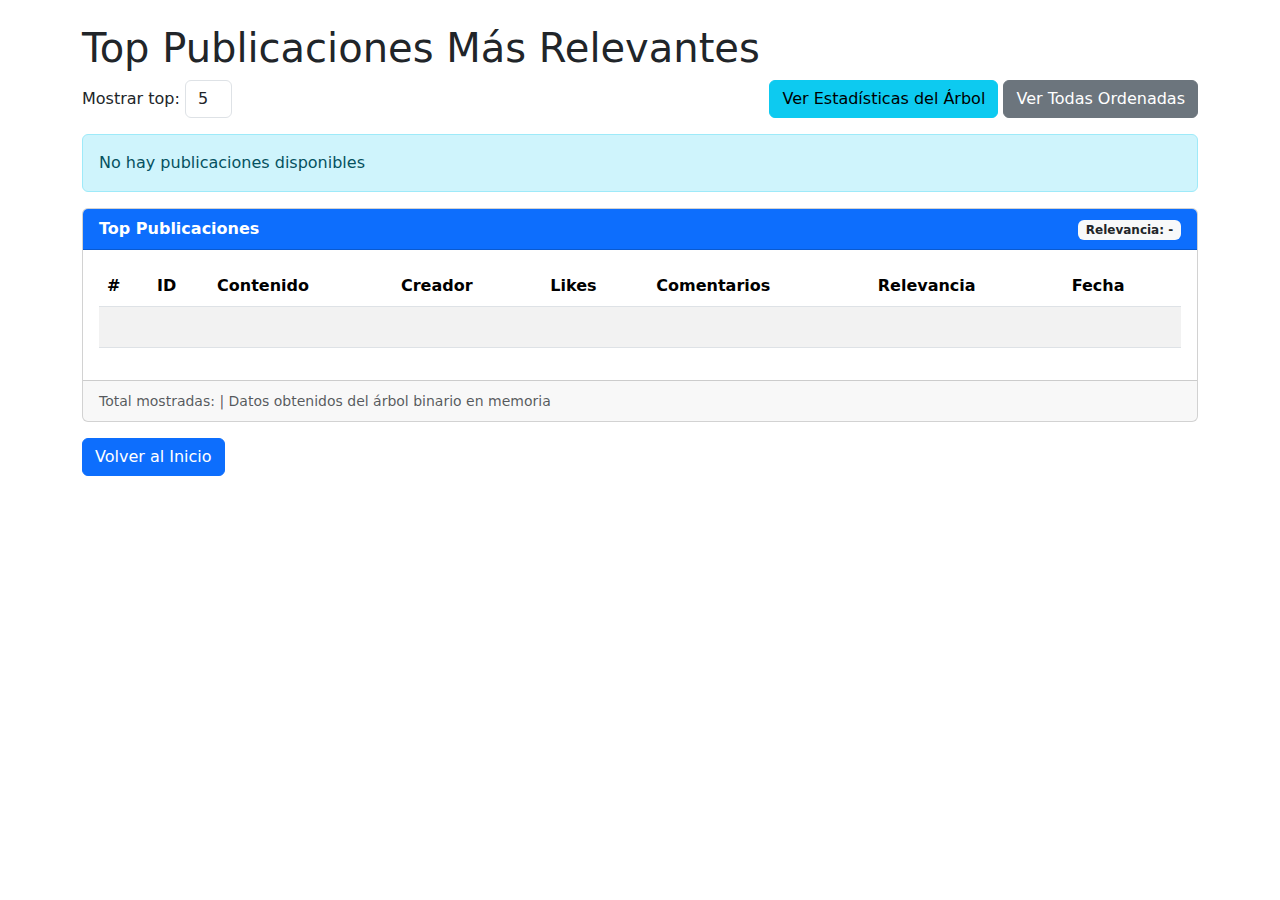
<file: demo/demo/src/main/resources/templates/view/top-publicaciones.html>
<!DOCTYPE html>
<html xmlns:th="http://www.thymeleaf.org">
<head>
    <meta charset="UTF-8">
    <title>Top Publicaciones</title>
    <link href="https://cdn.jsdelivr.net/npm/bootstrap@5.1.3/dist/css/bootstrap.min.css" rel="stylesheet">
</head>
<body>
    <div class="container mt-4">
        <h1>Top <span th:text="${k}"></span> Publicaciones Más Relevantes</h1>
        
        <div class="row mb-3">
            <div class="col-md-6">
                <form action="/view/top-publicaciones" method="get" class="form-inline">
                    <label for="k" class="mr-2">Mostrar top:</label>
                    <select name="k" id="k" class="form-control w-auto d-inline-block" onchange="this.form.submit()">
                        <option value="5" th:selected="${k == 5}">5</option>
                        <option value="10" th:selected="${k == 10}">10</option>
                        <option value="20" th:selected="${k == 20}">20</option>
                        <option value="50" th:selected="${k == 50}">50</option>
                    </select>
                </form>
            </div>
            <div class="col-md-6 text-end">
                <a href="/view/estadisticas-arbol" class="btn btn-info">Ver Estadísticas del Árbol</a>
                <a href="/view/publicaciones-ordenadas" class="btn btn-secondary">Ver Todas Ordenadas</a>
            </div>
        </div>

        <div th:if="${publicaciones.isEmpty()}" class="alert alert-info">
            No hay publicaciones disponibles
        </div>

        <div th:unless="${publicaciones.isEmpty()}" class="card">
            <div class="card-header bg-primary text-white">
                <div class="row">
                    <div class="col-md-8">
                        <strong>Top <span th:text="${k}"></span> Publicaciones</strong>
                    </div>
                    <div class="col-md-4 text-end">
                        <span class="badge bg-light text-dark">
                            Relevancia: <span th:text="${minRelevancia}"></span> - <span th:text="${maxRelevancia}"></span>
                        </span>
                    </div>
                </div>
            </div>
            <div class="card-body">
                <table class="table table-striped table-hover">
                    <thead>
                        <tr>
                            <th>#</th>
                            <th>ID</th>
                            <th>Contenido</th>
                            <th>Creador</th>
                            <th>Likes</th>
                            <th>Comentarios</th>
                            <th>Relevancia</th>
                            <th>Fecha</th>
                        </tr>
                    </thead>
                    <tbody>
                        <tr th:each="pub, iterStat : ${publicaciones}">
                            <td th:text="${iterStat.index + 1}"></td>
                            <td><code th:text="${pub.id}"></code></td>
                            <td th:text="${pub.contenido}"></td>
                            <td th:text="${pub.idCreador}"></td>
                            <td th:text="${pub.likes}"></td>
                            <td th:text="${pub.comentarios}"></td>
                            <td>
                                <span class="badge" 
                                      th:classappend="${pub.relevancia > 50 ? 'bg-success' : 
                                                       (pub.relevancia > 20 ? 'bg-warning' : 'bg-secondary')}"
                                      th:text="${#numbers.formatDecimal(pub.relevancia, 1, 2)}">
                                </span>
                            </td>
                            <td th:text="${#dates.format(pub.fechaCreacion, 'dd/MM/yyyy')}"></td>
                        </tr>
                    </tbody>
                </table>
            </div>
            <div class="card-footer">
                <small class="text-muted">
                    Total mostradas: <span th:text="${totalMostradas}"></span> | 
                    Datos obtenidos del árbol binario en memoria
                </small>
            </div>
        </div>

        <div class="mt-3">
            <a href="/" class="btn btn-primary">Volver al Inicio</a>
        </div>
    </div>

    <script src="https://cdn.jsdelivr.net/npm/bootstrap@5.1.3/dist/js/bootstrap.bundle.min.js"></script>
</body>
</html>
</file>
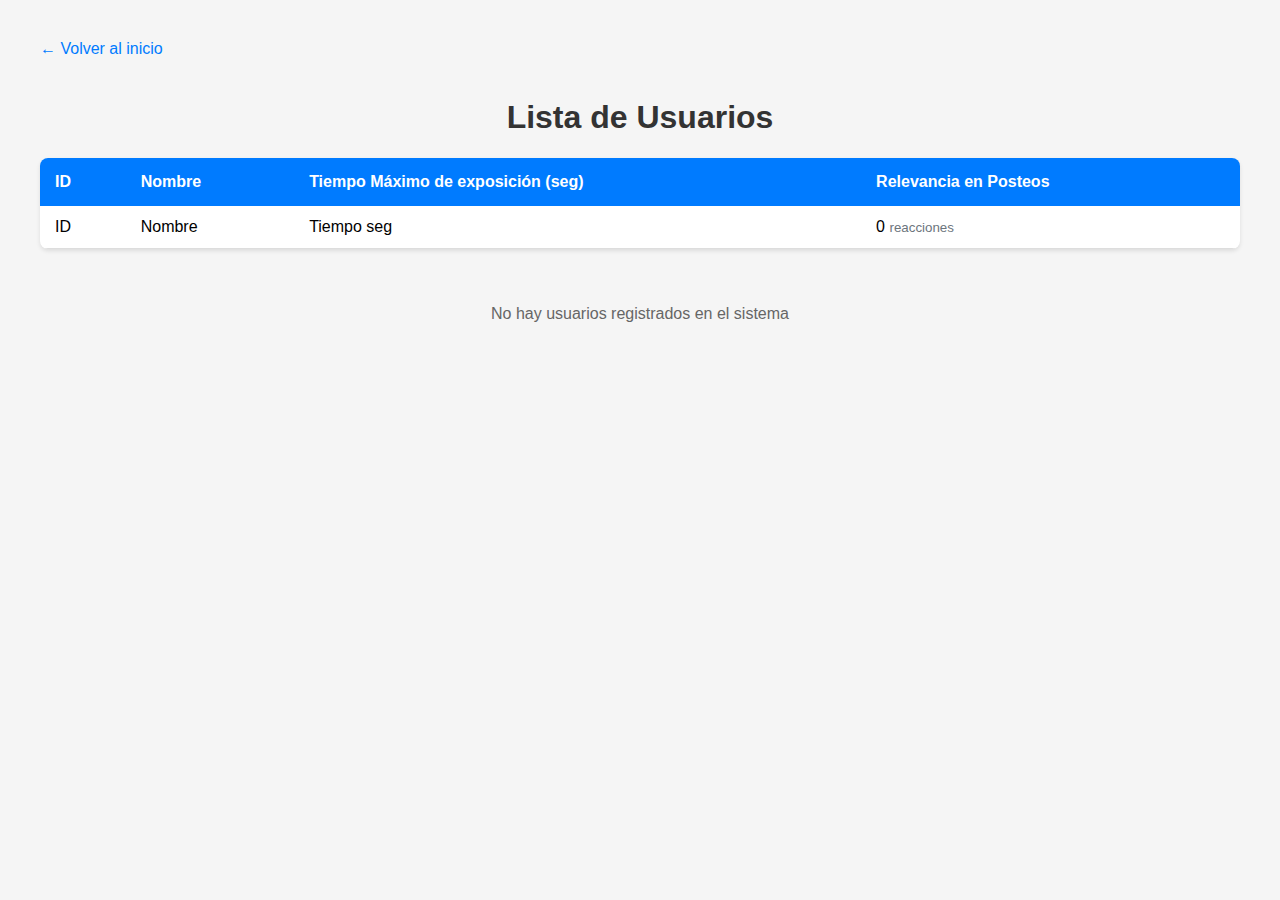
<file: demo/demo/src/main/resources/templates/view/usuarios.html>
<!DOCTYPE html>
<html xmlns:th="http://www.thymeleaf.org">
<head>
    <meta charset="UTF-8">
    <meta name="viewport" content="width=device-width, initial-scale=1.0">
    <title>Lista de Usuarios</title>
    <style>
        body {
            font-family: Arial, sans-serif;
            max-width: 1200px;
            margin: 20px auto;
            padding: 20px;
            background-color: #f5f5f5;
        }
        h1 {
            color: #333;
            text-align: center;
        }
        .back-link {
            display: inline-block;
            margin-bottom: 20px;
            color: #007bff;
            text-decoration: none;
        }
        .back-link:hover {
            text-decoration: underline;
        }
        table {
            width: 100%;
            background-color: white;
            border-collapse: collapse;
            box-shadow: 0 2px 4px rgba(0,0,0,0.1);
            border-radius: 8px;
            overflow: hidden;
        }
        th {
            background-color: #007bff;
            color: white;
            padding: 15px;
            text-align: left;
        }
        td {
            padding: 12px 15px;
            border-bottom: 1px solid #ddd;
        }
        tr:hover {
            background-color: #f8f9fa;
        }
        .relevancia-alta {
            font-weight: bold;
            color: #28a745;
        }
        .relevancia-media {
            color: #ffc107;
        }
        .relevancia-baja {
            color: #6c757d;
        }
        .no-data {
            text-align: center;
            padding: 40px;
            color: #666;
        }
        .badge {
            display: inline-block;
            padding: 4px 8px;
            border-radius: 4px;
            font-size: 12px;
            font-weight: bold;
        }
        .badge-success {
            background-color: #28a745;
            color: white;
        }
    </style>
</head>
<body>
    <a href="/" class="back-link">← Volver al inicio</a>
    <h1>Lista de Usuarios</h1>

    <div th:if="${usuarios != null and !usuarios.isEmpty()}">
        <table>
            <thead>
                <tr>
                    <th>ID</th>
                    <th>Nombre</th>
                    <th>Tiempo Máximo de exposición (seg)</th>
                    <th>Relevancia en Posteos</th>
                </tr>
            </thead>
            <tbody>
                <tr th:each="usuario : ${usuarios}">
                    <td th:text="${usuario.id}">ID</td>
                    <td th:text="${usuario.nombre}">Nombre</td>
                    <td><span th:text="${usuario.tiempoMaximoExposicion}">Tiempo</span> seg</td>
                    <td>
                        <span th:text="${usuario.relevanciaEnPosteos}"
                              th:classappend="${usuario.relevanciaEnPosteos >= 100} ? 'relevancia-alta' : (${usuario.relevanciaEnPosteos >= 30} ? 'relevancia-media' : 'relevancia-baja')">
                            0
                        </span>
                        <small style="color: #6c757d;"> reacciones</small>
                    </td>
                </tr>
            </tbody>
        </table>
    </div>

    <div th:if="${usuarios == null or usuarios.isEmpty()}" class="no-data">
        <p>No hay usuarios registrados en el sistema</p>
    </div>
</body>
</html>
</file>
<file: scrollytelling/styles.css>
* {
    margin: 0;
    padding: 0;
    box-sizing: border-box;
}

body {
    font-family: -apple-system, BlinkMacSystemFont, 'Segoe UI', Roboto, Oxygen, Ubuntu, Cantarell, sans-serif;
    line-height: 1.6;
    color: #333;
    background: linear-gradient(135deg, #667eea 0%, #764ba2 100%);
}

.steps-container {
    position: relative;
}

.step {
    min-height: 100vh;
    display: flex;
    align-items: center;
    justify-content: center;
    padding: 2rem;
    transition: opacity 0.3s ease, transform 0.3s ease;
    opacity: 0.3;
    transform: scale(0.95);
}

.step.highlighted {
    opacity: 1;
    transform: scale(1);
}

.step-content {
    background: white;
    padding: 3rem;
    border-radius: 1rem;
    box-shadow: 0 20px 60px rgba(0, 0, 0, 0.3);
    max-width: 600px;
    text-align: center;
}

.step-content h2 {
    font-size: 2.5rem;
    margin-bottom: 1rem;
    color: #667eea;
}

.step-content p {
    font-size: 1.2rem;
    color: #666;
}

.controls {
    position: fixed;
    bottom: 2rem;
    left: 50%;
    transform: translateX(-50%);
    background: white;
    padding: 1rem 2rem;
    border-radius: 3rem;
    box-shadow: 0 10px 30px rgba(0, 0, 0, 0.3);
    display: flex;
    align-items: center;
    gap: 1rem;
    z-index: 1000;
}

.nav-button {
    padding: 0.5rem 1.5rem;
    border: none;
    background: #667eea;
    color: white;
    border-radius: 2rem;
    cursor: pointer;
    font-size: 1rem;
    transition: background 0.3s ease, opacity 0.3s ease;
}

.nav-button:hover:not(:disabled) {
    background: #5568d3;
}

.nav-button:disabled {
    background: #ccc;
    cursor: not-allowed;
    opacity: 0.6;
}

#stepSlider {
    width: 200px;
    height: 8px;
    border-radius: 5px;
    outline: none;
    -webkit-appearance: none;
    appearance: none;
    background: linear-gradient(to right, #667eea 0%, #764ba2 100%);
    cursor: pointer;
}

#stepSlider::-webkit-slider-thumb {
    -webkit-appearance: none;
    appearance: none;
    width: 20px;
    height: 20px;
    border-radius: 50%;
    background: white;
    cursor: pointer;
    box-shadow: 0 2px 10px rgba(0, 0, 0, 0.3);
    transition: transform 0.2s ease;
}

#stepSlider::-webkit-slider-thumb:hover {
    transform: scale(1.2);
}

#stepSlider::-moz-range-thumb {
    width: 20px;
    height: 20px;
    border-radius: 50%;
    background: white;
    cursor: pointer;
    box-shadow: 0 2px 10px rgba(0, 0, 0, 0.3);
    border: none;
    transition: transform 0.2s ease;
}

#stepSlider::-moz-range-thumb:hover {
    transform: scale(1.2);
}

#stepIndicator {
    font-size: 0.9rem;
    color: #666;
    min-width: 80px;
    text-align: center;
}

@media (max-width: 768px) {
    .controls {
        flex-direction: column;
        padding: 1rem;
        gap: 0.5rem;
    }

    #stepSlider {
        width: 150px;
    }

    .step-content {
        padding: 2rem;
    }

    .step-content h2 {
        font-size: 2rem;
    }

    .step-content p {
        font-size: 1rem;
    }
}
</file>
